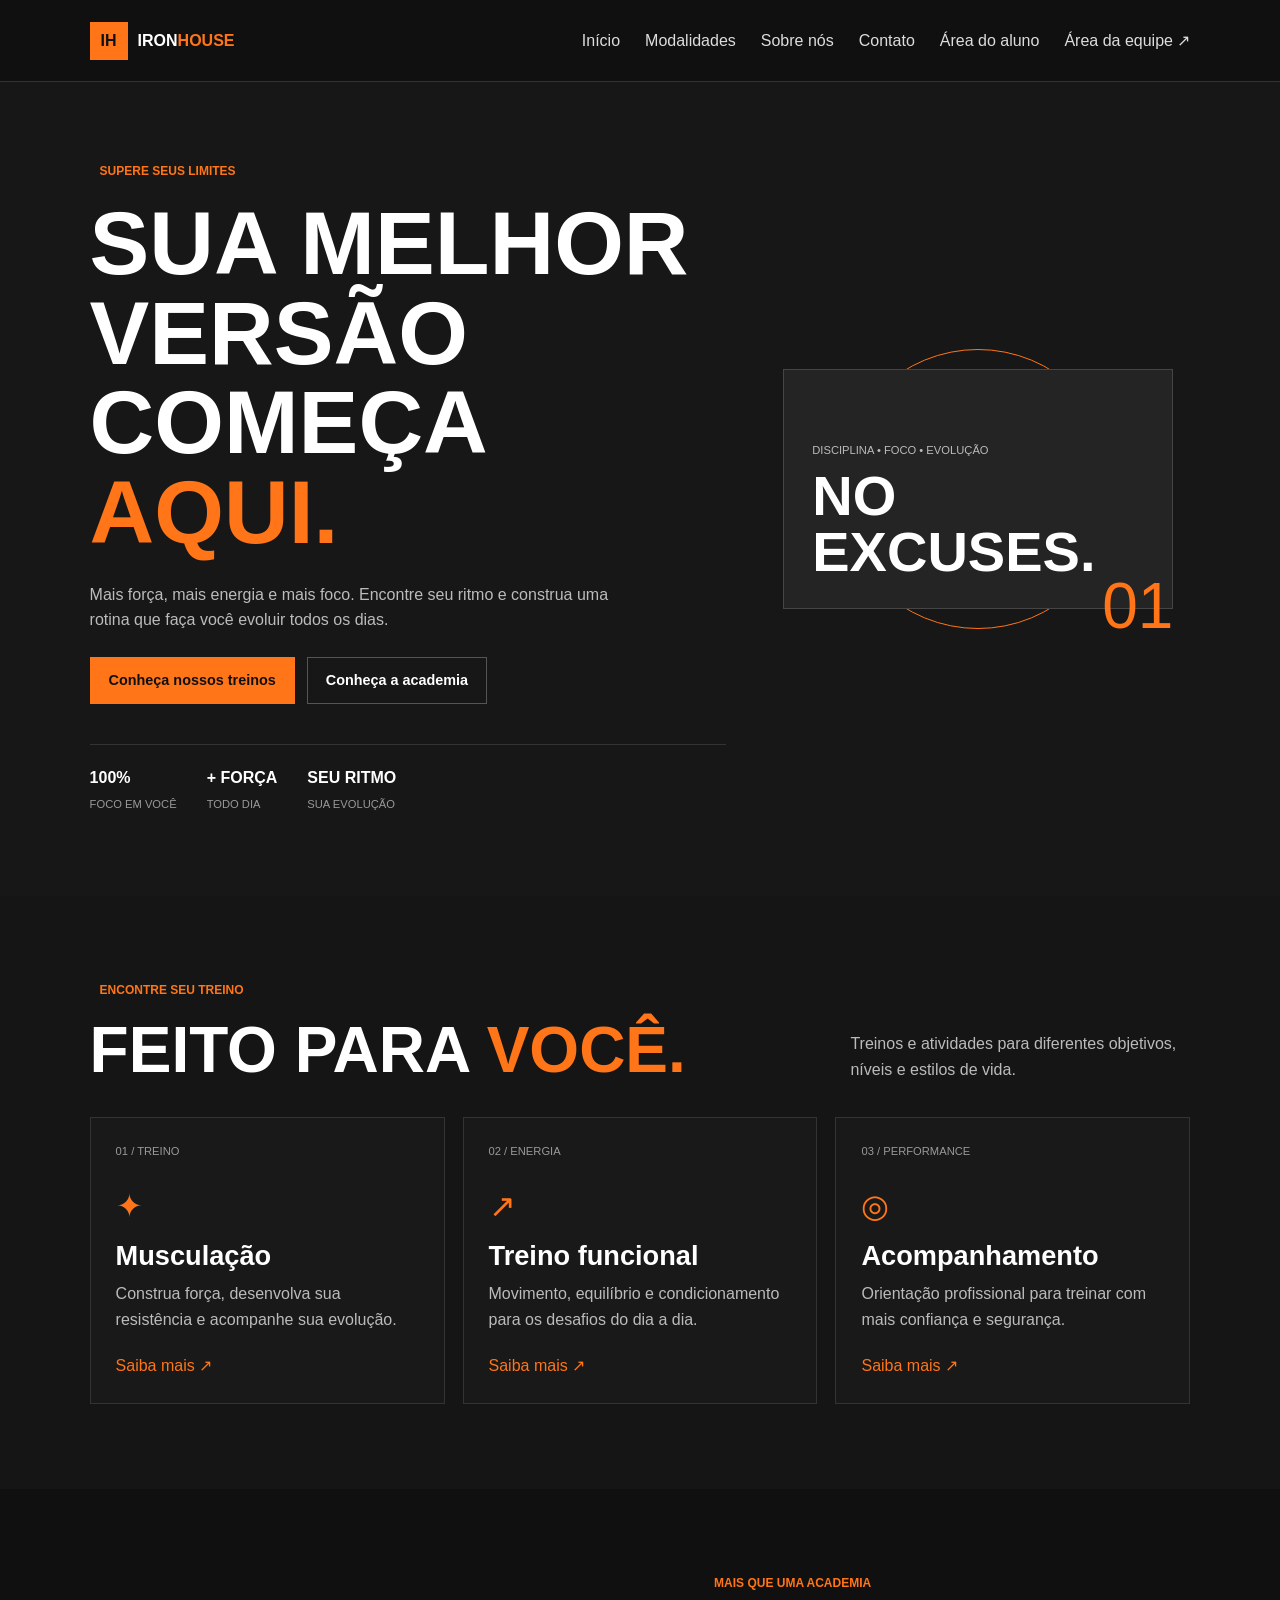
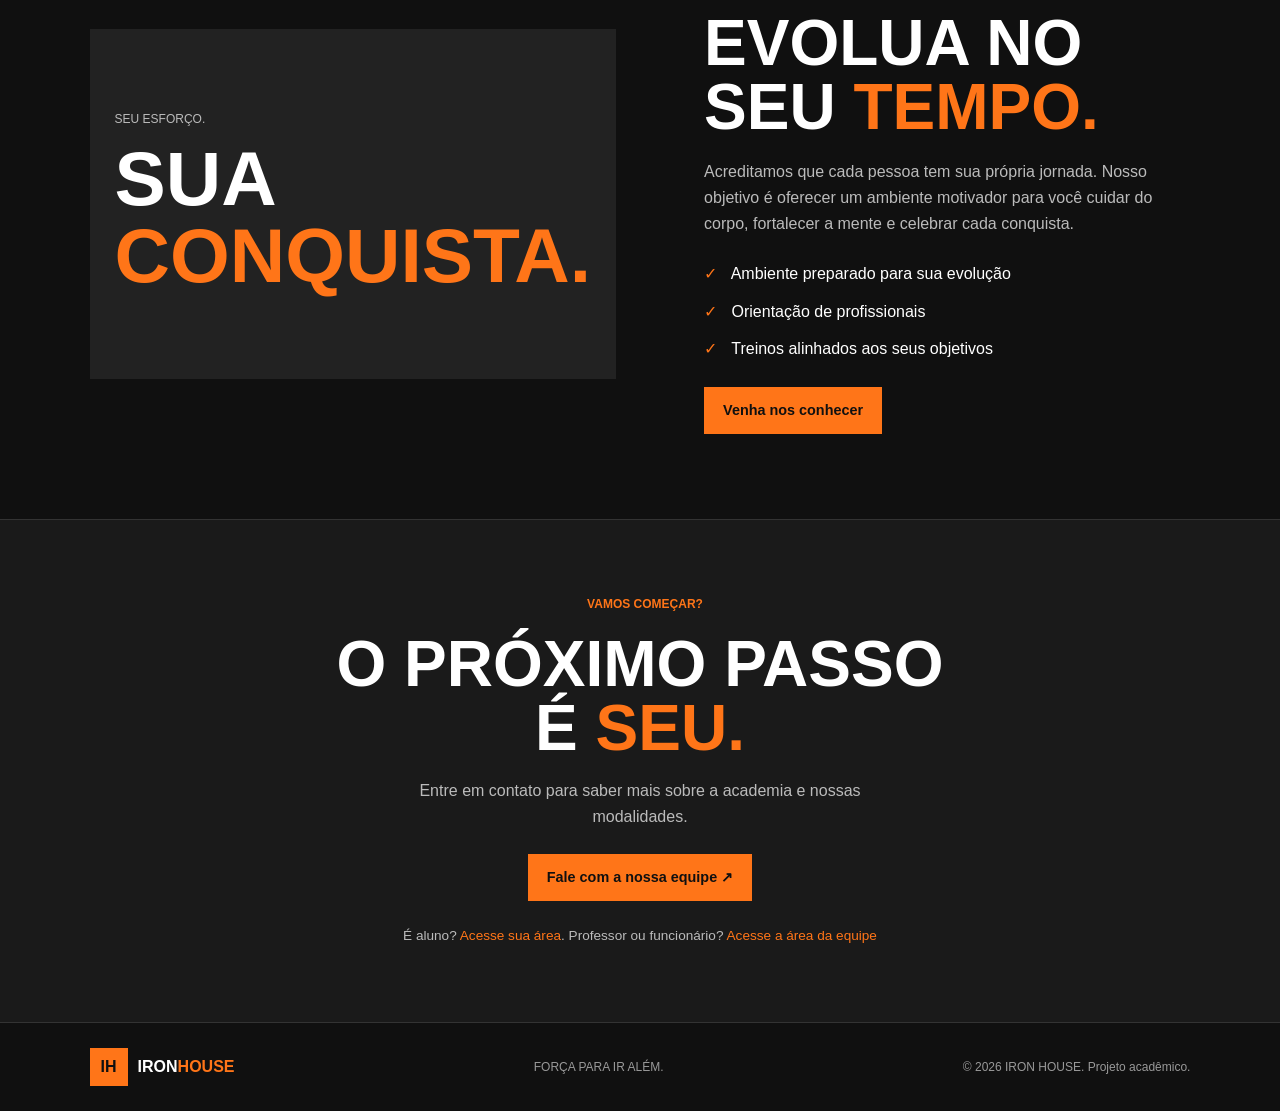
<file: index.html>
<!DOCTYPE html>
<html lang="pt-BR">
<head>
  <meta charset="UTF-8">
  <meta name="viewport" content="width=device-width, initial-scale=1.0">
  <meta name="description" content="Conheça a IRON HOUSE, sua academia para evoluir no seu ritmo.">
  <title>IRON HOUSE | Academia</title>
  <link rel="stylesheet" href="style.css">
  <script src="main.js" defer></script>
</head>
<body>
  <header class="header">
    <a class="logo" href="#inicio" aria-label="Iron House - página inicial">
      <span class="logo-mark">IH</span>
      <span>IRON<span class="orange">HOUSE</span></span>
    </a>
    <nav class="nav" id="nav">
      <a href="#inicio">Início</a>
      <a href="#modalidades">Modalidades</a>
      <a href="#sobre">Sobre nós</a>
      <a href="#contato">Contato</a>
      <a href="login_aluno.html">Área do aluno</a>
      <a class="nav-login" href="login_professor.html">Área da equipe ↗</a>
    </nav>
  </header>
  <main>
    <section class="hero" id="inicio">
      <div class="hero-content">
        <p class="eyebrow"><span></span> SUPERE SEUS LIMITES</p>
        <h1>SUA MELHOR<br>VERSÃO COMEÇA <span class="orange">AQUI.</span></h1>
        <p class="hero-text">
          Mais força, mais energia e mais foco. Encontre seu ritmo e construa
          uma rotina que faça você evoluir todos os dias.
        </p>
        <div class="hero-actions">
          <a class="button button-primary" href="#modalidades">Conheça nossos treinos</a>
          <a class="button button-outline" href="#sobre">Conheça a academia</a>
        </div>
        <div class="hero-stats">
          <div><strong>100%</strong><span>FOCO EM VOCÊ</span></div>
          <div><strong>+ FORÇA</strong><span>TODO DIA</span></div>
          <div><strong>SEU RITMO</strong><span>SUA EVOLUÇÃO</span></div>
        </div>
      </div>
      <div class="hero-visual">
        <div class="visual-ring"></div>
        <div class="visual-card">
          <span class="visual-label">DISCIPLINA • FOCO • EVOLUÇÃO</span>
          <span class="visual-title">NO EXCUSES.</span>
          <span class="visual-line"></span>
        </div>
        <span class="visual-number">01</span>
      </div>
    </section>
    <section class="section modalities" id="modalidades">
      <div class="section-heading">
        <div>
          <p class="eyebrow"><span></span> ENCONTRE SEU TREINO</p>
          <h2>FEITO PARA <span class="orange">VOCÊ.</span></h2>
        </div>
        <p>Treinos e atividades para diferentes objetivos, níveis e estilos de vida.</p>
      </div>
      <div class="cards">
        <article class="modality-card">
          <div class="card-number">01 / TREINO</div>
          <div class="card-icon">✦</div>
          <h3>Musculação</h3>
          <p>Construa força, desenvolva sua resistência e acompanhe sua evolução.</p>
          <a href="#contato">Saiba mais <span>↗</span></a>
        </article>
        <article class="modality-card">
          <div class="card-number">02 / ENERGIA</div>
          <div class="card-icon">↗</div>
          <h3>Treino funcional</h3>
          <p>Movimento, equilíbrio e condicionamento para os desafios do dia a dia.</p>
          <a href="#contato">Saiba mais <span>↗</span></a>
        </article>
        <article class="modality-card">
          <div class="card-number">03 / PERFORMANCE</div>
          <div class="card-icon">◎</div>
          <h3>Acompanhamento</h3>
          <p>Orientação profissional para treinar com mais confiança e segurança.</p>
          <a href="#contato">Saiba mais <span>↗</span></a>
        </article>
      </div>
    </section>
    <section class="about" id="sobre">
      <div class="about-art">
        <div class="about-art-inner">
          <span class="about-small">SEU ESFORÇO.</span>
          <span class="about-big">SUA<br><span class="orange">CONQUISTA.</span></span>
          <span class="about-bar"></span>
        </div>
      </div>
      <div class="about-content">
        <p class="eyebrow"><span></span> MAIS QUE UMA ACADEMIA</p>
        <h2>EVOLUA NO<br>SEU <span class="orange">TEMPO.</span></h2>
        <p>Acreditamos que cada pessoa tem sua própria jornada. Nosso objetivo é oferecer um ambiente motivador para você cuidar do corpo, fortalecer a mente e celebrar cada conquista.</p>
        <ul class="benefits">
          <li><span>✓</span> Ambiente preparado para sua evolução</li>
          <li><span>✓</span> Orientação de profissionais</li>
          <li><span>✓</span> Treinos alinhados aos seus objetivos</li>
        </ul>
        <a class="button button-primary" href="#contato">Venha nos conhecer</a>
      </div>
    </section>
    <section class="team-cta" id="contato">
      <p class="eyebrow"><span></span> VAMOS COMEÇAR?</p>
      <h2>O PRÓXIMO PASSO<br>É <span class="orange">SEU.</span></h2>
      <p>Entre em contato para saber mais sobre a academia e nossas modalidades.</p>
      <a class="button button-primary" href="mailto:contato@ironhouse.example">Fale com a nossa equipe ↗</a>
      <p class="team-link">É aluno? <a href="login_aluno.html">Acesse sua área</a>. Professor ou funcionário? <a href="login_professor.html">Acesse a área da equipe</a></p>
    </section>
  </main>
  <footer class="footer">
    <a class="logo" href="#inicio">
      <span class="logo-mark">IH</span>
      <span>IRON<span class="orange">HOUSE</span></span>
    </a>
    <p>FORÇA PARA IR ALÉM.</p>
    <span class="copyright">© 2026 IRON HOUSE. Projeto acadêmico.</span>
  </footer>
</body>
</html>
</file>
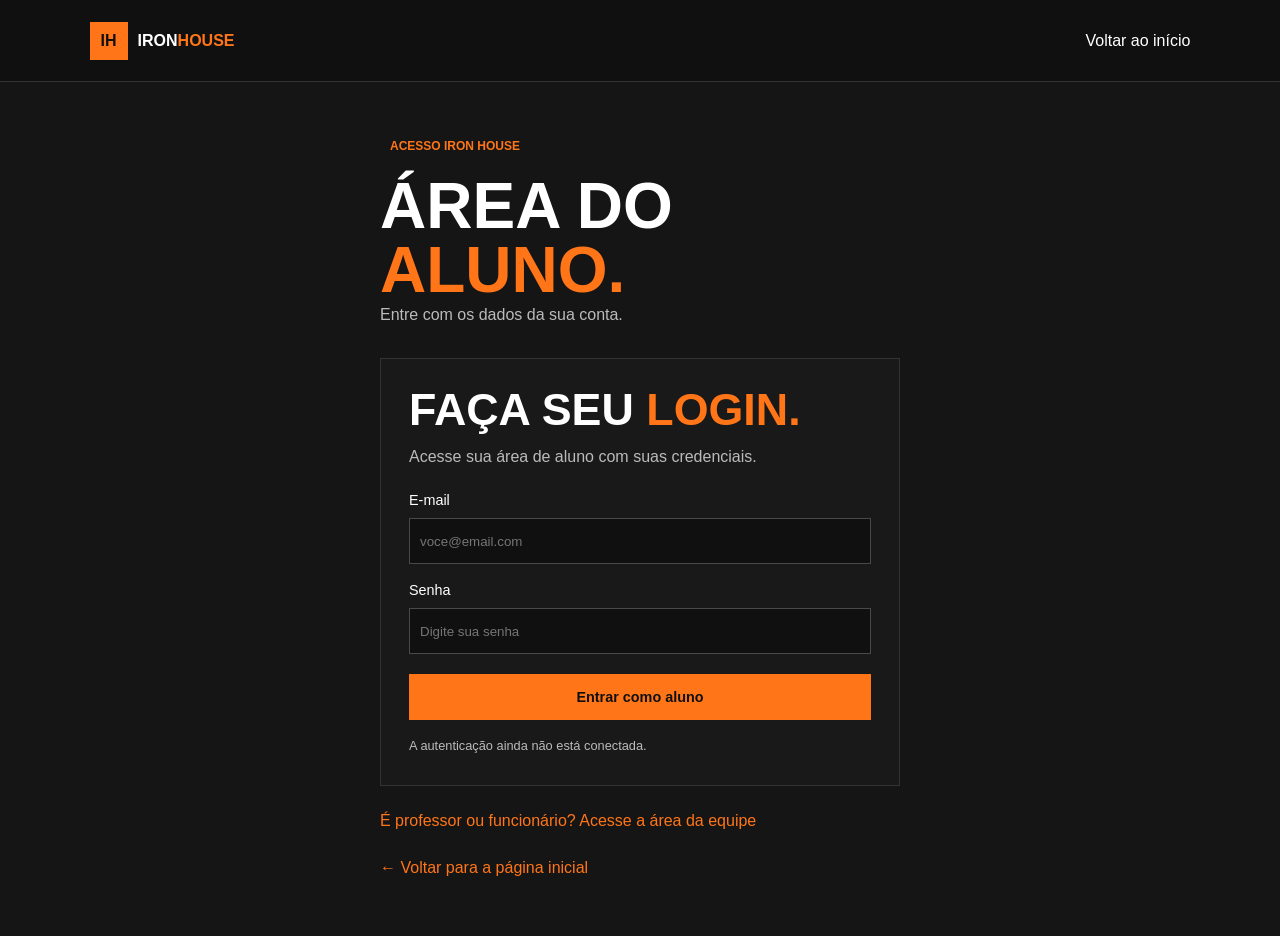
<file: login_aluno.html>
<!DOCTYPE html>
<html lang="pt-BR">
<head>
  <meta charset="UTF-8">
  <meta name="viewport" content="width=device-width, initial-scale=1.0">
  <title>Área do aluno | IRON HOUSE</title>
  <link rel="stylesheet" href="style.css">
  <script src="main.js" defer></script>
</head>
<body>
  <header class="header">
    <a class="logo" href="index.html" aria-label="Iron House - página inicial">
      <span class="logo-mark">IH</span>
      <span>IRON<span class="orange">HOUSE</span></span>
    </a>
    <a class="nav-login" href="index.html">Voltar ao início</a>
  </header>

  <main class="login-page">
    <div class="login-layout">
      <div class="login-heading">
        <p class="eyebrow"><span></span> ACESSO IRON HOUSE</p>
        <h1>ÁREA DO <span class="orange">ALUNO.</span></h1>
        <p>Entre com os dados da sua conta.</p>
      </div>

      <section class="login-box" aria-labelledby="student-heading">
        <h2 id="student-heading">FAÇA SEU <span class="orange">LOGIN.</span></h2>
        <p>Acesse sua área de aluno com suas credenciais.</p>
        <form data-login-form>
          <label for="student-email">E-mail</label>
          <input type="email" id="student-email" name="email" placeholder="voce@email.com" autocomplete="username" required>
          <label for="student-password">Senha</label>
          <input type="password" id="student-password" name="password" placeholder="Digite sua senha" autocomplete="current-password" required>
          <button class="button button-primary" type="submit">Entrar como aluno</button>
        </form>
        <p class="login-note" data-login-message aria-live="polite">A autenticação ainda não está conectada.</p>
      </section>

      <p class="back-link">É professor ou funcionário? <a href="login_professor.html">Acesse a área da equipe</a></p>
      <a class="back-link" href="index.html">← Voltar para a página inicial</a>
    </div>
  </main>
</body>
</html>
</file>
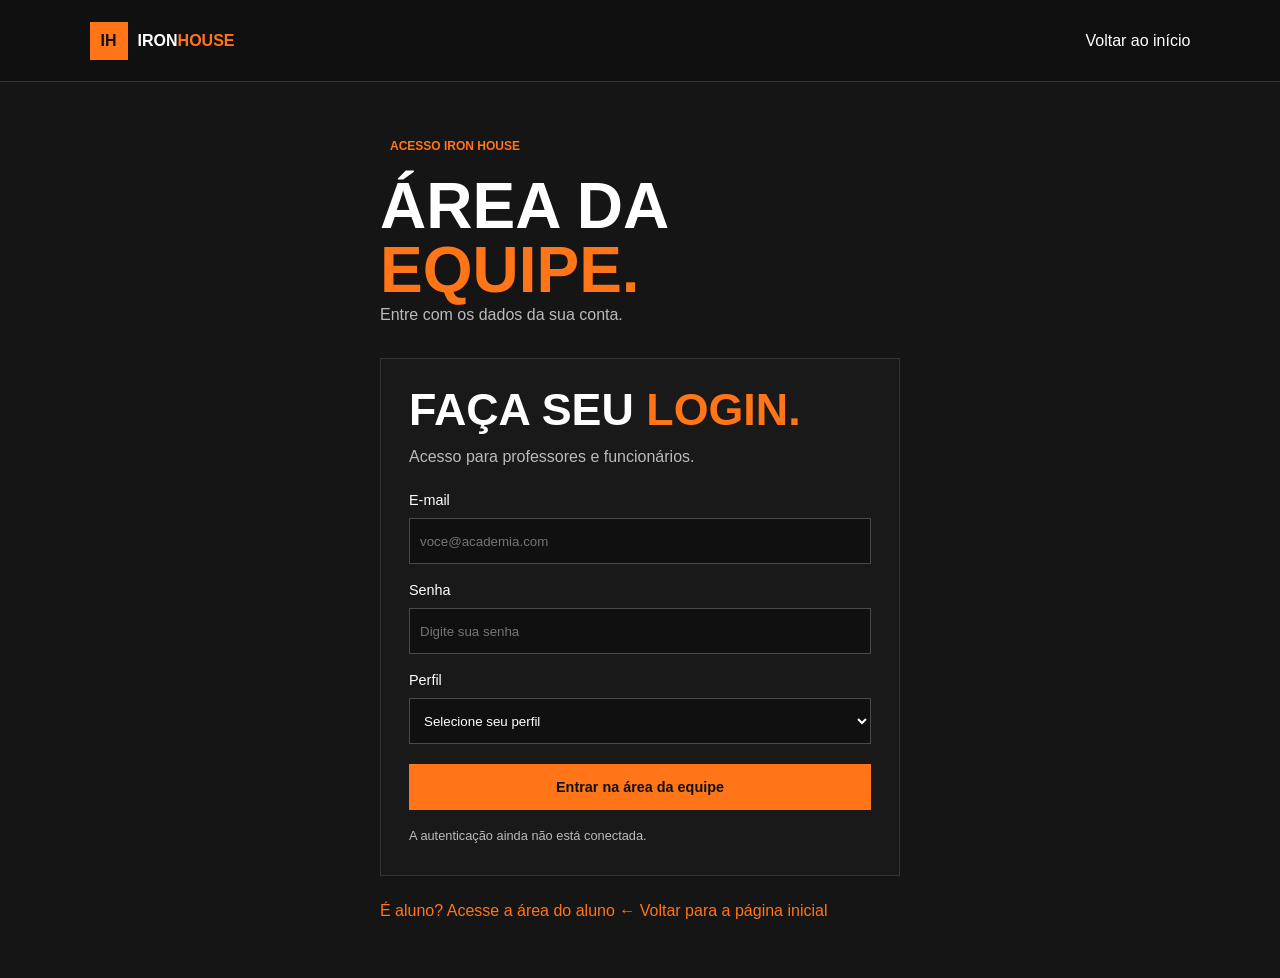
<file: login_professor.html>
<!DOCTYPE html>
<html lang="pt-BR">
<head>
  <meta charset="UTF-8">
  <meta name="viewport" content="width=device-width, initial-scale=1.0">
  <title>Área da equipe | IRON HOUSE</title>
  <link rel="stylesheet" href="style.css">
  <script src="main.js" defer></script>
</head>
<body>
  <header class="header">
    <a class="logo" href="index.html" aria-label="Iron House - página inicial">
      <span class="logo-mark">IH</span>
      <span>IRON<span class="orange">HOUSE</span></span>
    </a>
    <a class="nav-login" href="index.html">Voltar ao início</a>
  </header>

  <main class="login-page">
    <div class="login-layout">
      <div class="login-heading">
        <p class="eyebrow"><span></span> ACESSO IRON HOUSE</p>
        <h1>ÁREA DA <span class="orange">EQUIPE.</span></h1>
        <p>Entre com os dados da sua conta.</p>
      </div>

      <section class="login-box" aria-labelledby="team-heading">
        <h2 id="team-heading">FAÇA SEU <span class="orange">LOGIN.</span></h2>
        <p>Acesso para professores e funcionários.</p>
        <form data-login-form>
          <label for="team-email">E-mail</label>
          <input type="email" id="team-email" name="email" placeholder="voce@academia.com" autocomplete="username" required>
          <label for="team-password">Senha</label>
          <input type="password" id="team-password" name="password" placeholder="Digite sua senha" autocomplete="current-password" required>
          <label for="profile">Perfil</label>
          <select id="profile" name="profile" required>
            <option value="">Selecione seu perfil</option>
            <option value="professor">Professor(a)</option>
            <option value="funcionario">Funcionário(a)</option>
          </select>
          <button class="button button-primary" type="submit">Entrar na área da equipe</button>
        </form>
        <p class="login-note" data-login-message aria-live="polite">A autenticação ainda não está conectada.</p>
      </section>

      <p class="back-link">É aluno? <a href="login_aluno.html">Acesse a área do aluno</a></p>
      <a class="back-link" href="index.html">← Voltar para a página inicial</a>
    </div>
  </main>
</body>
</html>
</file>
<file: style.css>
* {
  box-sizing: border-box;
  margin: 0;
  padding: 0;
}

html {
  scroll-behavior: smooth;
}

body {
  background: #101010;
  color: #fff;
  font: 16px/1.6 Arial, sans-serif;
}

a {
  color: inherit;
  text-decoration: none;
}

:focus-visible {
  outline: 2px solid #ff7518;
}

.orange {
  color: #ff7518;
}

.header {
  min-height: 82px;
  padding: 0 7%;
  display: flex;
  align-items: center;
  justify-content: space-between;
  gap: 30px;
  position: sticky;
  top: 0;
  z-index: 1;
  background: #101010;
  border-bottom: 1px solid #333;
}

.logo {
  display: flex;
  align-items: center;
  gap: 10px;
  font-weight: bold;
  white-space: nowrap;
}

.logo-mark {
  width: 38px;
  height: 38px;
  display: grid;
  place-items: center;
  background: #ff7518;
  color: #101010;
}

.nav {
  display: flex;
  align-items: center;
  gap: 25px;
}

.nav a {
  color: #ddd;
}

.nav a:hover {
  color: #ff7518;
}

.hero {
  min-height: 580px;
  padding: 80px 7%;
  display: grid;
  grid-template-columns: 1.2fr 0.8fr;
  align-items: center;
  gap: 40px;
  background: #171717;
}

.hero-content {
  max-width: 700px;
}

.eyebrow {
  display: flex;
  align-items: center;
  gap: 10px;
  margin-bottom: 18px;
  color: #ff7518;
  font-size: 0.75rem;
  font-weight: bold;
}

h1,
h2,
h3,
.visual-title,
.about-big {
  font-weight: bold;
  line-height: 1;
}

h1 {
  font-size: clamp(3rem, 7vw, 6rem);
}

h2 {
  font-size: clamp(2.5rem, 5vw, 4rem);
}

.hero-text {
  max-width: 520px;
  margin: 24px 0;
  color: #bbb;
}

.hero-actions {
  display: flex;
  flex-wrap: wrap;
  gap: 12px;
}

.button {
  min-height: 46px;
  padding: 11px 18px;
  display: inline-flex;
  align-items: center;
  justify-content: center;
  font-size: 0.9rem;
  font-weight: bold;
}

.button-primary {
  border: 1px solid #ff7518;
  background: #ff7518;
  color: #101010;
}

.button-outline {
  border: 1px solid #555;
}

.hero-stats {
  margin-top: 40px;
  padding-top: 20px;
  display: flex;
  flex-wrap: wrap;
  gap: 30px;
  border-top: 1px solid #333;
}

.hero-stats strong {
  display: block;
}

.hero-stats span {
  color: #999;
  font-size: 0.7rem;
}

.hero-visual {
  min-height: 350px;
  position: relative;
  display: grid;
  place-items: center;
}

.visual-ring {
  width: 280px;
  height: 280px;
  position: absolute;
  border: 1px solid #ff7518;
  border-radius: 50%;
}

.visual-card {
  width: min(100%, 390px);
  min-height: 240px;
  padding: 28px;
  display: flex;
  flex-direction: column;
  justify-content: flex-end;
  position: relative;
  border: 1px solid #454545;
  background: #242424;
}

.visual-label {
  color: #bbb;
  font-size: 0.7rem;
}

.visual-title {
  margin-top: 8px;
  font-size: 3.5rem;
}

.visual-number {
  position: absolute;
  right: 4%;
  bottom: 2%;
  color: #ff7518;
  font-size: 4rem;
}

.section {
  padding: 85px 7%;
}

.modalities {
  background: #151515;
}

.section-heading {
  margin-bottom: 35px;
  display: flex;
  align-items: end;
  justify-content: space-between;
  gap: 30px;
}

.section-heading > p {
  max-width: 340px;
  color: #bbb;
}

.cards {
  display: grid;
  grid-template-columns: repeat(3, 1fr);
  gap: 18px;
}

.modality-card {
  min-height: 260px;
  padding: 25px;
  border: 1px solid #333;
  background: #191919;
}

.card-number {
  color: #999;
  font-size: 0.7rem;
}

.card-icon {
  margin: 20px 0 10px;
  color: #ff7518;
  font-size: 2rem;
}

.modality-card h3 {
  font-size: 1.7rem;
}

.modality-card p {
  margin: 12px 0 20px;
  color: #bbb;
}

.modality-card a,
.team-link a {
  color: #ff7518;
}

.about {
  padding: 85px 7%;
  display: grid;
  grid-template-columns: 1fr 1fr;
  align-items: center;
  gap: 8%;
}

.about-art {
  min-height: 350px;
  display: grid;
  place-items: center;
  background: #222;
}

.about-art-inner {
  padding: 25px;
}

.about-small {
  color: #bbb;
  font-size: 0.75rem;
}

.about-big {
  display: block;
  margin: 10px 0;
  font-size: clamp(3rem, 6vw, 5rem);
}

.about-content > p:not(.eyebrow) {
  margin: 20px 0;
  color: #bbb;
}

.benefits {
  margin: 25px 0;
  display: grid;
  gap: 12px;
  list-style: none;
}

.benefits li span {
  margin-right: 10px;
  color: #ff7518;
}

.team-cta {
  padding: 75px 7%;
  border-top: 1px solid #333;
  border-bottom: 1px solid #333;
  background: #1a1a1a;
  text-align: center;
}

.team-cta .eyebrow {
  justify-content: center;
}

.team-cta > p:not(.eyebrow):not(.team-link) {
  max-width: 520px;
  margin: 18px auto 25px;
  color: #bbb;
}

.team-link {
  margin-top: 24px;
  color: #bbb;
  font-size: 0.85rem;
}

.footer {
  padding: 25px 7%;
  display: flex;
  align-items: center;
  justify-content: space-between;
  flex-wrap: wrap;
  gap: 20px;
}

.footer > p,
.copyright {
  color: #999;
  font-size: 0.75rem;
}

.login-page {
  min-height: calc(100vh - 82px);
  padding: 55px 20px;
  display: flex;
  align-items: center;
  justify-content: center;
  background: #151515;
}

.login-layout {
  width: min(100%, 520px);
}

.login-heading {
  margin-bottom: 30px;
}

.login-heading h1 {
  font-size: clamp(2.5rem, 6vw, 4rem);
}

.login-heading > p:last-child {
  color: #bbb;
}

.login-box {
  padding: 28px;
  border: 1px solid #333;
  background: #191919;
}

.login-box h2 {
  margin-bottom: 12px;
  font-size: clamp(2rem, 4vw, 2.8rem);
}

.login-box > p {
  color: #bbb;
  margin-bottom: 20px;
}

.login-box label {
  display: block;
  margin: 15px 0 6px;
  font-size: 0.9rem;
}

.login-box input,
.login-box select {
  width: 100%;
  min-height: 46px;
  padding: 10px;
  border: 1px solid #494949;
  background: #101010;
  color: #fff;
}

.login-box input:focus,
.login-box select:focus {
  outline: 1px solid #ff7518;
}

.login-box button {
  width: 100%;
  margin-top: 20px;
  cursor: pointer;
}

.login-note {
  margin: 16px 0 0 !important;
  font-size: 0.8rem;
}

.back-link {
  display: inline-block;
  margin-top: 22px;
  color: #ff7518;
}

@media (max-width: 800px) {
  .hero {
    grid-template-columns: 1fr 0.8fr;
    gap: 20px;
  }

  .header,
  .hero,
  .section,
  .about,
  .team-cta,
  .footer {
    padding-right: 5%;
    padding-left: 5%;
  }
}
</file>
